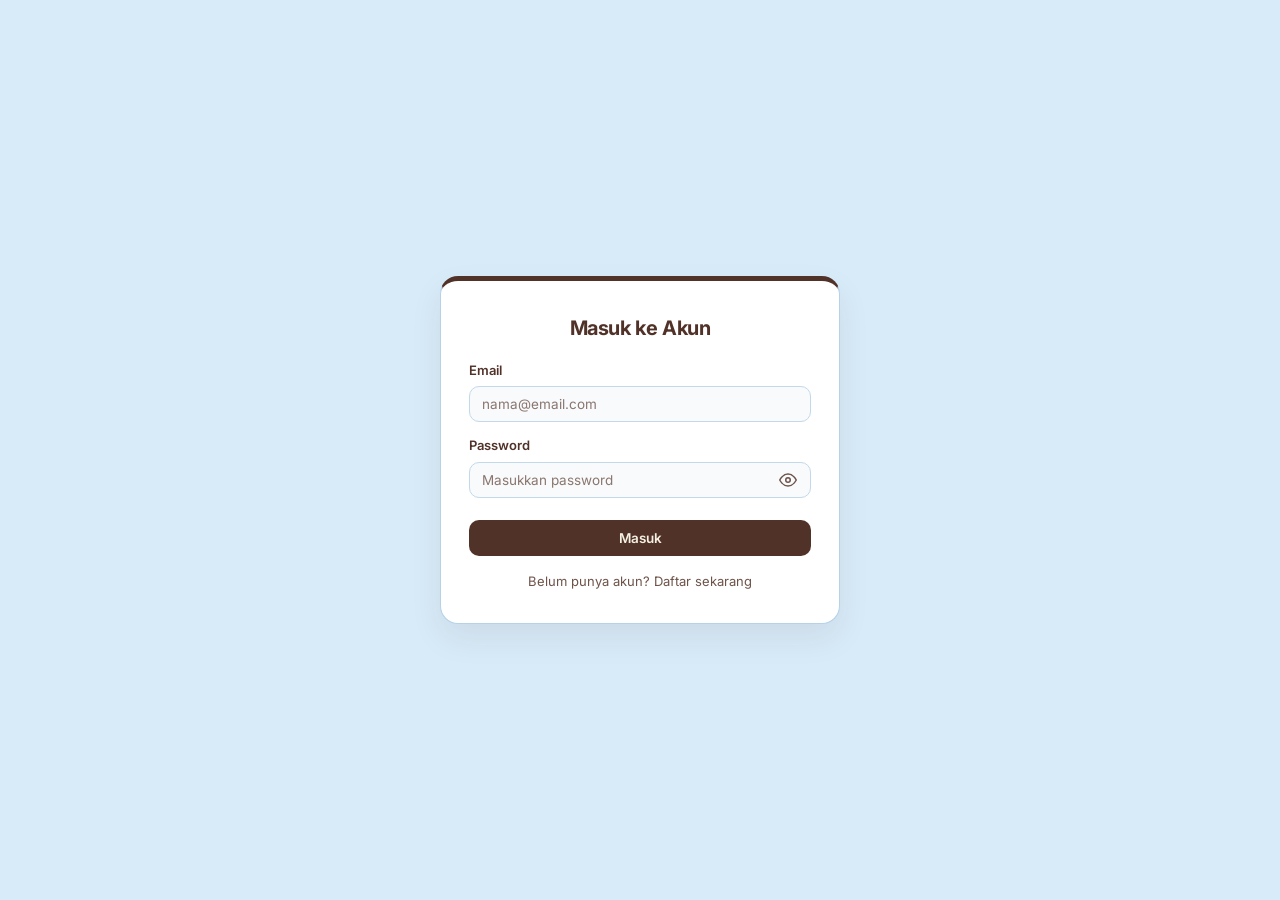
<file: frontend/index.html>
<!DOCTYPE html>
<html lang="id">

<head>
    <meta charset="UTF-8">
    <meta name="viewport" content="width=device-width, initial-scale=1.0">
    <title>Masuk — Task Management</title>
    <link rel="stylesheet" href="style.css">
    <style>
        /* Palet: Something Blue (#D8EBF9), Mother Earth (#513229), Lucky Dice (#F4F1E2), The Bay (#FCE6B7), Walking Vinnie (#D7D4B1) */
        body {
            background-color: #D8EBF9 !important;
            background-image: none !important;
            color: #3A231D !important;
            min-height: 100vh;
            display: flex;
            align-items: center;
            justify-content: center;
            padding: 20px;
        }

        .auth-container {
            background: #FFFFFF !important;
            border: 1.5px solid #B5D2E8 !important;
            border-top: 5px solid #513229 !important;
            border-radius: 18px !important;
            box-shadow: 0 14px 32px rgba(58, 35, 29, 0.08) !important;
            padding: 32px 28px !important;
            max-width: 400px;
            width: 100%;
            margin: 0 !important;
        }

        .auth-container h2 {
            color: #513229 !important;
            font-weight: 700;
            letter-spacing: -0.02em;
            margin-bottom: 18px;
        }

        .form-group label {
            color: #513229 !important;
            font-weight: 600;
        }

        .auth-container input {
            background: #F8FAFC !important;
            border: 1.5px solid #C2D9EB !important;
            color: #3A231D !important;
            border-radius: 10px !important;
        }

        .auth-container input::placeholder {
            color: #8A766E !important;
        }

        .auth-container input:focus {
            outline: none;
            background: #FFFFFF !important;
            border-color: #513229 !important;
            box-shadow: 0 0 0 3px rgba(81, 50, 41, 0.12) !important;
        }

        .auth-container button[type="submit"] {
            background: #513229 !important;
            color: #F4F1E2 !important;
            border: none !important;
            border-radius: 10px !important;
            font-weight: 600;
            transition: background 0.15s ease;
        }

        .auth-container button[type="submit"]:hover {
            background: #3A231D !important;
        }

        .toggle-link {
            color: #6E5349 !important;
        }

        .toggle-link:hover {
            color: #513229 !important;
            text-decoration: underline;
        }

        .password-wrapper {
            position: relative;
            width: 100%;
        }

        .password-wrapper input {
            width: 100% !important;
            padding-right: 42px !important;
            margin-bottom: 0 !important;
        }

        .password-wrapper .toggle-pw-btn {
            position: absolute !important;
            right: 10px !important;
            top: 50% !important;
            transform: translateY(-50%) !important;
            width: auto !important;
            height: auto !important;
            padding: 4px !important;
            margin: 0 !important;
            background: transparent !important;
            border: none !important;
            color: #6E5349 !important;
            cursor: pointer;
            display: flex !important;
            align-items: center;
            justify-content: center;
            z-index: 2;
        }

        .password-wrapper .toggle-pw-btn:hover {
            color: #513229 !important;
            background: transparent !important;
        }
    </style>
</head>

<body>
    <div class="auth-container">
        <h2 id="form-title">Masuk ke Akun</h2>
        <div id="alert-box" class="alert"></div>

        <!-- Form Login -->
        <form id="login-form">
            <div class="form-group">
                <label for="login-email">Email</label>
                <input type="email" id="login-email" placeholder="nama@email.com" required>
            </div>
            <div class="form-group">
                <label for="login-password">Password</label>
                <div class="password-wrapper">
                    <input type="password" id="login-password" placeholder="Masukkan password" required>
                    <button type="button" class="toggle-pw-btn" onclick="togglePassword('login-password', this)"
                        title="Lihat Password" aria-label="Lihat Password">
                        <svg width="18" height="18" viewBox="0 0 24 24" fill="none" stroke="currentColor"
                            stroke-width="2" stroke-linecap="round" stroke-linejoin="round">
                            <path d="M1 12s4-8 11-8 11 8 11 8-4 8-11 8-11-8-11-8z"></path>
                            <circle cx="12" cy="12" r="3"></circle>
                        </svg>
                    </button>
                </div>
            </div>
            <button type="submit">Masuk</button>
            <p class="toggle-link" onclick="toggleMode('register')">Belum punya akun? Daftar sekarang</p>
        </form>

        <!-- Form Register -->
        <form id="register-form" style="display: none;">
            <div class="form-group">
                <label for="reg-name">Nama Lengkap</label>
                <input type="text" id="reg-name" placeholder="Nama lengkap" required>
            </div>
            <div class="form-group">
                <label for="reg-email">Email</label>
                <input type="email" id="reg-email" placeholder="nama@email.com" required>
            </div>
            <div class="form-group">
                <label for="reg-password">Password</label>
                <div class="password-wrapper">
                    <input type="password" id="reg-password" placeholder="Minimal 6 karakter" minlength="6" required>
                    <button type="button" class="toggle-pw-btn" onclick="togglePassword('reg-password', this)"
                        title="Lihat Password" aria-label="Lihat Password">
                        <svg width="18" height="18" viewBox="0 0 24 24" fill="none" stroke="currentColor"
                            stroke-width="2" stroke-linecap="round" stroke-linejoin="round">
                            <path d="M1 12s4-8 11-8 11 8 11 8-4 8-11 8-11-8-11-8z"></path>
                            <circle cx="12" cy="12" r="3"></circle>
                        </svg>
                    </button>
                </div>
            </div>
            <button type="submit">Buat Akun</button>
            <p class="toggle-link" onclick="toggleMode('login')">Sudah punya akun? Masuk di sini</p>
        </form>
    </div>

    <script>
        const API_URL = "http://localhost:8080/api/v1";

        const eyeOpen = `<svg width="18" height="18" viewBox="0 0 24 24" fill="none" stroke="currentColor" stroke-width="2" stroke-linecap="round" stroke-linejoin="round"><path d="M1 12s4-8 11-8 11 8 11 8-4 8-11 8-11-8-11-8z"></path><circle cx="12" cy="12" r="3"></circle></svg>`;
        const eyeClosed = `<svg width="18" height="18" viewBox="0 0 24 24" fill="none" stroke="currentColor" stroke-width="2" stroke-linecap="round" stroke-linejoin="round"><path d="M17.94 17.94A10.07 10.07 0 0 1 12 20c-7 0-11-8-11-8a18.45 18.45 0 0 1 5.06-5.94M9.9 4.24A9.12 9.12 0 0 1 12 4c7 0 11 8 11 8a18.5 18.5 0 0 1-2.16 3.19m-6.72-1.07a3 3 0 1 1-4.24-4.24"></path><line x1="1" y1="1" x2="23" y2="23"></line></svg>`;

        function togglePassword(inputId, btn) {
            const input = document.getElementById(inputId);
            const isHidden = input.type === "password";
            input.type = isHidden ? "text" : "password";
            btn.innerHTML = isHidden ? eyeClosed : eyeOpen;
            btn.title = isHidden ? "Sembunyikan Password" : "Lihat Password";
        }

        const existingToken = localStorage.getItem("token");
        const existingRole = localStorage.getItem("role");
        if (existingToken) {
            window.location.href = existingRole === "ADMIN" ? "admin.html" : "dashboard.html";
        }

        function toggleMode(mode) {
            document.getElementById("alert-box").className = "alert";
            const isRegister = mode === "register";
            document.getElementById("login-form").style.display = isRegister ? "none" : "block";
            document.getElementById("register-form").style.display = isRegister ? "block" : "none";
            document.getElementById("form-title").innerText = isRegister ? "Daftar Akun Baru" : "Masuk ke Akun";
        }

        function showAlert(msg, type) {
            const box = document.getElementById("alert-box");
            box.innerText = msg;
            box.className = "alert " + type;
        }

        document.getElementById("login-form").addEventListener("submit", async (e) => {
            e.preventDefault();
            const email = document.getElementById("login-email").value.trim();
            const password = document.getElementById("login-password").value;

            try {
                const res = await fetch(`${API_URL}/auth/login`, {
                    method: "POST",
                    headers: { "Content-Type": "application/json" },
                    body: JSON.stringify({ email, password })
                });
                const data = await res.json();

                if (!res.ok) return showAlert(data.message || "Email atau password salah.", "error");

                localStorage.setItem("token", data.data.token);
                localStorage.setItem("role", data.data.user.role);
                localStorage.setItem("userName", data.data.user.name);

                window.location.href = data.data.user.role === "ADMIN" ? "admin.html" : "dashboard.html";
            } catch (err) {
                showAlert("Tidak dapat terhubung ke server backend.", "error");
            }
        });

        document.getElementById("register-form").addEventListener("submit", async (e) => {
            e.preventDefault();
            const name = document.getElementById("reg-name").value.trim();
            const email = document.getElementById("reg-email").value.trim();
            const password = document.getElementById("reg-password").value;

            try {
                const res = await fetch(`${API_URL}/auth/register`, {
                    method: "POST",
                    headers: { "Content-Type": "application/json" },
                    body: JSON.stringify({ name, email, password })
                });
                const data = await res.json();

                if (!res.ok) return showAlert(data.message || "Registrasi gagal.", "error");

                document.getElementById("register-form").reset();
                toggleMode("login");
                showAlert("Akun berhasil dibuat. Silakan masuk.", "success");
            } catch (err) {
                showAlert("Tidak dapat terhubung ke server backend.", "error");
            }
        });
    </script>
</body>

</html>
</file>
<file: frontend/style.css>
@import url('https://fonts.googleapis.com/css2?family=Inter:wght@400;500;600;700&display=swap');

:root {
    --bg: #f8fafc;
    --surface: #ffffff;
    --border: #e2e8f0;
    --border-focus: #94a3b8;
    --text-main: #0f172a;
    --text-muted: #64748b;
    --primary: #18181b;
    --primary-hover: #27272a;
    --danger: #dc2626;
    --danger-bg: #fef2f2;
    --danger-hover: #fee2e2;
    --radius: 10px;
}

* {
    box-sizing: border-box;
    margin: 0;
    padding: 0;
    font-family: 'Inter', -apple-system, BlinkMacSystemFont, sans-serif;
}

body {
    background: var(--bg);
    color: var(--text-main);
    padding: 28px 20px;
    line-height: 1.5;
    -webkit-font-smoothing: antialiased;
}

/* Auth Page */
.auth-container {
    max-width: 390px;
    margin: 72px auto;
    background: var(--surface);
    padding: 32px 28px;
    border-radius: 14px;
    border: 1px solid var(--border);
    box-shadow: 0 4px 20px -2px rgba(15, 23, 42, 0.04);
}

h2 {
    font-size: 20px;
    font-weight: 600;
    letter-spacing: -0.02em;
    margin-bottom: 22px;
    color: var(--text-main);
    text-align: center;
}

.form-group {
    margin-bottom: 14px;
}

label {
    display: block;
    font-size: 13px;
    font-weight: 500;
    color: var(--text-muted);
    margin-bottom: 6px;
}

input,
select,
textarea {
    width: 100%;
    padding: 9px 12px;
    background: var(--surface);
    border: 1px solid var(--border);
    border-radius: 8px;
    font-size: 13.5px;
    color: var(--text-main);
    transition: border-color 0.15s ease, box-shadow 0.15s ease;
}

input:focus,
select:focus,
textarea:focus {
    outline: none;
    border-color: var(--border-focus);
    box-shadow: 0 0 0 3px rgba(148, 163, 184, 0.15);
}

input::placeholder,
textarea::placeholder {
    color: #94a3b8;
}

/* Buttons */
button {
    padding: 9px 15px;
    background: var(--primary);
    color: #ffffff;
    border: 1px solid transparent;
    border-radius: 8px;
    font-size: 13.5px;
    font-weight: 500;
    cursor: pointer;
    transition: background-color 0.15s ease, transform 0.05s ease;
}

button:hover {
    background: var(--primary-hover);
}

button:active {
    transform: scale(0.99);
}

.auth-container button {
    width: 100%;
    margin-top: 8px;
    padding: 10px;
}

.btn-secondary {
    background: var(--surface);
    color: var(--text-main);
    border: 1px solid var(--border);
}

.btn-secondary:hover {
    background: #f1f5f9;
}

.btn-danger {
    background: var(--danger-bg);
    color: var(--danger);
    border: 1px solid #fecaca;
}

.btn-danger:hover {
    background: var(--danger-hover);
}

.btn-sm {
    padding: 5px 10px;
    font-size: 12px;
    border-radius: 6px;
}

.toggle-link {
    text-align: center;
    margin-top: 16px;
    font-size: 13px;
    color: var(--text-muted);
    cursor: pointer;
}

.toggle-link:hover {
    color: var(--text-main);
    text-decoration: underline;
}

/* Alerts */
.alert {
    padding: 10px 12px;
    border-radius: 8px;
    margin-bottom: 16px;
    font-size: 13px;
    display: none;
}

.alert.error {
    background: #fef2f2;
    color: #b91c1c;
    border: 1px solid #fecaca;
    display: block;
}

.alert.success {
    background: #f0fdf4;
    color: #15803d;
    border: 1px solid #bbf7d0;
    display: block;
}

/* Layout & Navbar */
.container {
    max-width: 1120px;
    margin: 0 auto;
}

.navbar {
    background: var(--surface);
    color: var(--text-main);
    padding: 14px 20px;
    border-radius: var(--radius);
    border: 1px solid var(--border);
    display: flex;
    justify-content: space-between;
    align-items: center;
    margin-bottom: 24px;
}

.navbar h1 {
    font-size: 15.5px;
    font-weight: 600;
    letter-spacing: -0.01em;
}

.nav-right {
    display: flex;
    align-items: center;
    gap: 8px;
}

/* Summary Cards */
.summary-grid {
    display: grid;
    grid-template-columns: repeat(4, 1fr);
    gap: 14px;
    margin-bottom: 20px;
}

.card {
    background: var(--surface);
    padding: 20px;
    border-radius: var(--radius);
    border: 1px solid var(--border);
    margin-bottom: 20px;
}

.card h3 {
    font-size: 14.5px;
    font-weight: 600;
    color: var(--text-main);
}

.stat-card {
    text-align: left;
    padding: 16px 20px;
    margin-bottom: 0;
}

.stat-card h3 {
    font-size: 12px;
    font-weight: 500;
    text-transform: uppercase;
    letter-spacing: 0.04em;
    color: var(--text-muted);
    margin-bottom: 6px;
}

.stat-card p {
    font-size: 26px;
    font-weight: 700;
    letter-spacing: -0.02em;
    color: var(--text-main);
}

/* Grid & Filter Bar */
.grid-2 {
    display: grid;
    grid-template-columns: 330px 1fr;
    gap: 20px;
    align-items: start;
}

.filter-bar {
    display: flex;
    gap: 8px;
    margin-bottom: 16px;
    flex-wrap: wrap;
}

.filter-bar input {
    flex: 2;
    min-width: 180px;
}

.filter-bar select {
    flex: 1;
    min-width: 135px;
}

/* Tables */
table {
    width: 100%;
    border-collapse: collapse;
    font-size: 13.5px;
}

th {
    padding: 10px 12px;
    text-align: left;
    font-size: 11.5px;
    font-weight: 600;
    text-transform: uppercase;
    letter-spacing: 0.04em;
    color: var(--text-muted);
    border-bottom: 1px solid var(--border);
    background: #fafafa;
}

td {
    padding: 12px;
    text-align: left;
    border-bottom: 1px solid #f1f5f9;
    vertical-align: middle;
}

tr:last-child td {
    border-bottom: none;
}

tbody tr:hover {
    background: #f8fafc;
}

/* Minimalist Badges */
.badge {
    display: inline-block;
    padding: 2px 8px;
    border-radius: 6px;
    font-size: 11.5px;
    font-weight: 500;
}

.badge-TODO {
    background: #f1f5f9;
    color: #475569;
}

.badge-IN_PROGRESS {
    background: #fef3c7;
    color: #b45309;
}

.badge-DONE {
    background: #dcfce7;
    color: #15803d;
}

.badge-HIGH {
    background: #fee2e2;
    color: #b91c1c;
}

.badge-MEDIUM {
    background: #e0f2fe;
    color: #0369a1;
}

.badge-LOW {
    background: #f1f5f9;
    color: #475569;
}

/* Responsive */
@media (max-width: 860px) {
    .summary-grid {
        grid-template-columns: repeat(2, 1fr);
    }

    .grid-2 {
        grid-template-columns: 1fr;
    }
}
</file>
